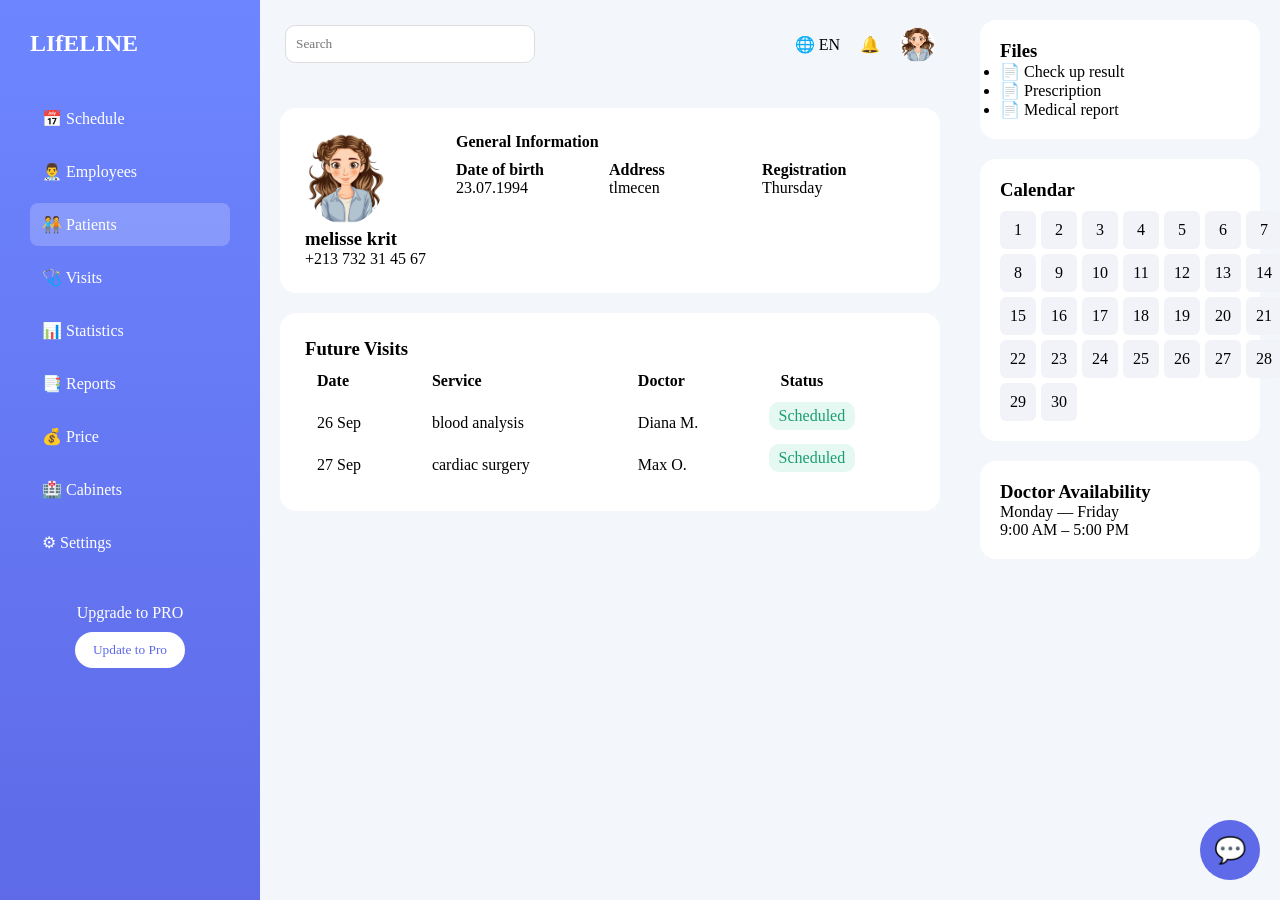
<file: itc.challenge/pages/dashboard.html>
<!DOCTYPE html>
<html lang="en">
<head>
    <meta charset="UTF-8">
    <meta name="viewport" content="width=device-width, initial-scale=1.0">
    <title>Clinic Dashboard</title>
    <link rel="stylesheet" href="..//css/dashboard.css">
    <link rel="icon" type="image/png" href="assests/logo.png.png">
</head>
<body>
    <div class="dashboard">
<!-- SIDEBAR -->
        <aside class="sidebar">
            <h2 class="logo">LIfELINE</h2>
            <ul class="menu">
                <li>📅 Schedule</li>
                <li>👨‍⚕️ Employees</li>
                <li class="active">🧑‍🤝‍🧑 Patients</li>
                <li>🩺 Visits</li>
                <li>📊 Statistics</li>
                <li>📑 Reports</li>
                <li>💰 Price</li>
                <li>🏥 Cabinets</li>
                <li>⚙ Settings</li>
            </ul> 
            <div class="upgrade">
                <p>Upgrade to PRO</p>
                <button>Update to Pro</button>
            </div>
        </aside>
        <main class="main">
            <header class="topbar">
                <input class="search" placeholder="Search">
                <div class="top-icons">
                    <span>🌐 EN</span>
                    <span>🔔</span>
                    <img src="..//assests/fille-souriante-aux-cheveux-tresses_1308-170677.avif">
                </div>
            </header>
            <section class="profile-card">
                <div class="profile-left">
                    <img src="..//assests/fille-souriante-aux-cheveux-tresses_1308-170677.avif">
                    <h3>melisse krit</h3>
                    <p>+213 732 31 45 67</p>
                </div>
                <div class="profile-info">
                    <h4>General Information</h4>
                    <div class="info-grid">
                        <p><b>Date of birth</b><br>23.07.1994</p> 
                        <p><b>Address</b><br>tlmecen</p>
                        <p><b>Registration</b><br>Thursday</p>
                    </div>
                </div>
            </section>
            <section class="appointments">
                <h3>Future Visits</h3>
                <table>
                    <tr>
                        <th>Date</th>
                        <th>Service</th> 
                        <th>Doctor</th>
                        <th>Status</th>
                    </tr>
                    <tr>
                        <td>26 Sep</td>
                        <td>blood analysis</td>
                        <td>Diana M.</td> 
                        <td class="status">Scheduled</td>
                    </tr>
                    <tr>
                        <td>27 Sep</td>
                        <td>cardiac surgery</td>
                        <td>Max O.</td>
                        <td class="status">Scheduled</td>
                    </tr>
                </table>
            </section>
        </main>
        <aside class="right">
            <div class="card">
                <h3>Files</h3>
                <ul>
                    <li>📄 Check up result</li>
                    <li>📄 Prescription</li>
                    <li>📄 Medical report</li>
                </ul>
            </div>
            <div class="card calendar">
                <h3>Calendar</h3>
                <div class="calendar-grid"></div>
            </div>
            <div class="card availability">
                <h3>Doctor Availability</h3>
                <p>Monday — Friday</p>
                <p>9:00 AM – 5:00 PM</p>
            </div>
        </aside>
    </div>
    <section class="chatbot">
            <span class="chat-icon">💬</span>
                <div class="chat-window">
                    <p class="chat-header">AI Assistant</p>
                    <div class="chat-body">             
                        <p>Hello 👋 How can I help?</p>
                    </div>
                    <input placeholder="Ask something...">
                </div>
    </section>
</body>
<script src="..//js/dashboard.js"></script>
</html>
</file>
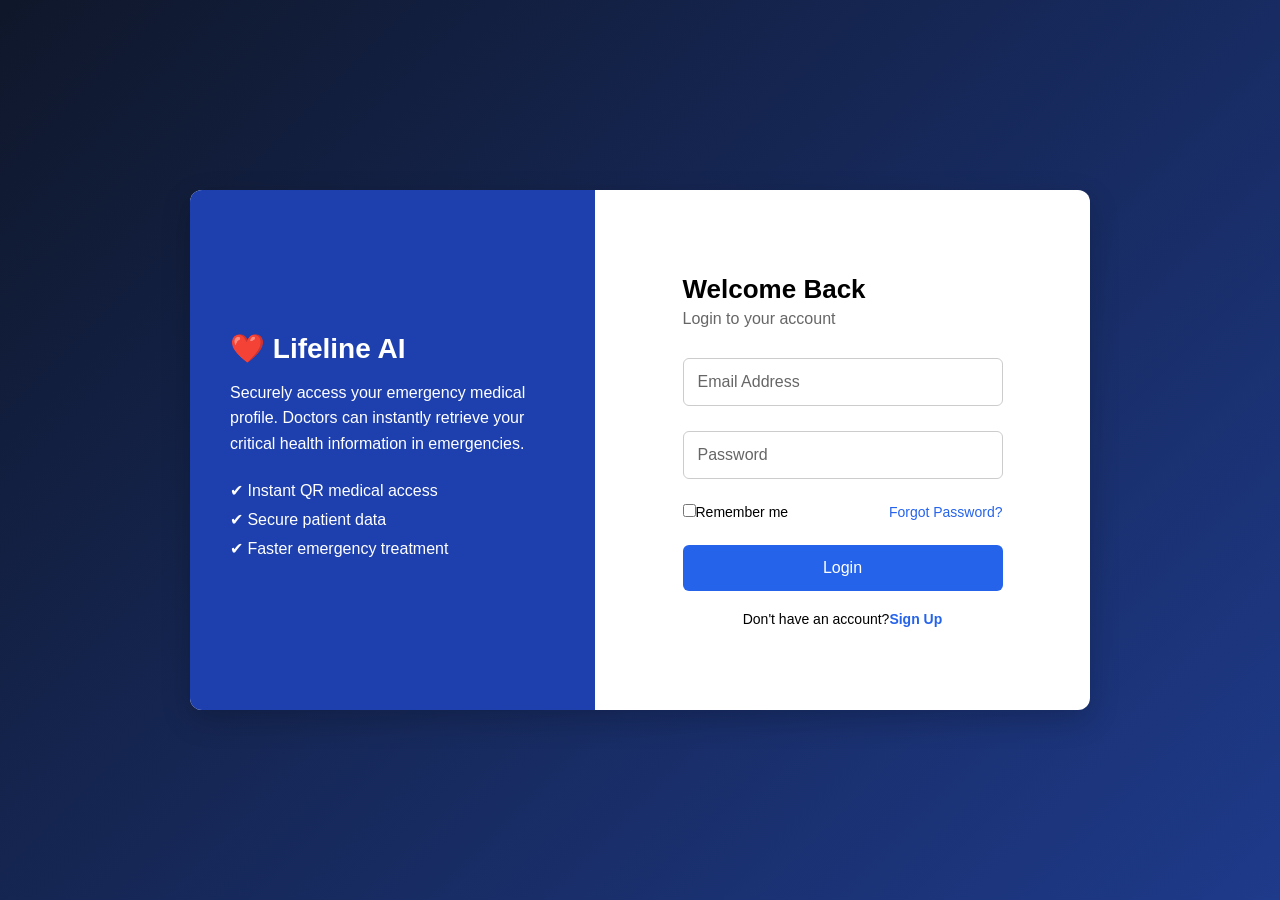
<file: itc.challenge/pages/login.html>
<!DOCTYPE html>
<html lang="en">
<head>
    <meta charset="UTF-8">
    <meta name="viewport" content="width=device-width, initial-scale=1.0">
    <title>Lifeline AI | Login</title>
    <link rel="stylesheet" href="../css/login.css">
    <link rel="icon" type="image/png" href="assests/logo.png.png">
</head>
<body>
    <div class="container">
<!-- LEFT SIDE -->
        <div class="left">
            <h1>❤️ Lifeline AI</h1>
            <p>Securely access your emergency medical profile.  Doctors can instantly retrieve your critical health information in emergencies.</p>
            <ul>
                <li>✔ Instant QR medical access</li>
                <li>✔ Secure patient data</li>
                <li>✔ Faster emergency treatment</li>
            </ul>
        </div>
<!-- RIGHT SIDE -->
        <div class="right">
            <form class="login-form">
                <h2>Welcome Back</h2>
                <p class="subtitle">Login to your account</p>
                <div class="input-group">
                    <input type="email" required>
                    <label>Email Address</label>
                </div>
                <div class="input-group">
                    <input type="password" required>
                    <label>Password</label>
                </div>
                <div class="options">
                    <label class="remember">
                    <input type="checkbox">Remember me</label><a href="#">Forgot Password?</a>
                </div>
                <button type="submit" class="login-btn">Login</button>
                <p class="signup-link">Don't have an account?<a href="signup.html">Sign Up</a></p>
            </form>
        </div>
    </div>
</body>
</html>
</file>
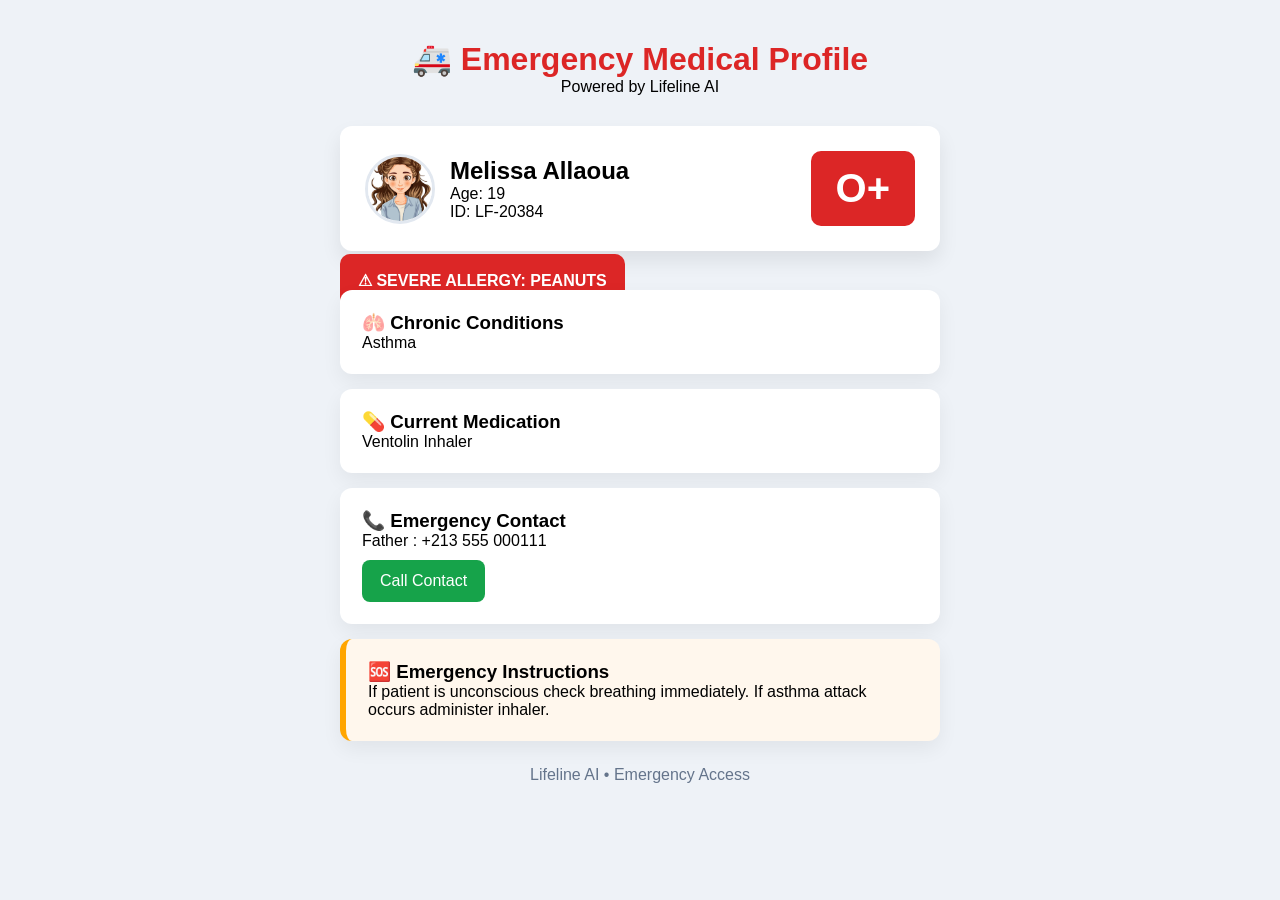
<file: itc.challenge/pages/profile.html>
<!DOCTYPE html>
<html lang="en">
<head>
    <meta charset="UTF-8">
    <meta name="viewport" content="width=device-width, initial-scale=1.0">
    <title>Emergency Medical Profile</title>
    <link rel="stylesheet" href="..//css/profile.css">
    <link rel="icon" type="image/png" href="assests/logo.png.png">
</head>
<body>
    <div class="container">
        <header class="header">
            <h1>🚑 Emergency Medical Profile</h1>
            <p>Powered by Lifeline AI</p>
        </header>
        <div class="patient-card">
            <div class="patient-info">
                <img src="..//assests/fille-souriante-aux-cheveux-tresses_1308-170677.avif" class="patient-photo">
                <div>
                    <h2>Melissa Allaoua</h2>
                    <p>Age: 19</p>
                    <p>ID: LF-20384</p>
                </div>
            </div>
            <span class="blood-type">O+</span>
        </div>
        <span class="alert">⚠ SEVERE ALLERGY: PEANUTS</span>
        <div class="card">
            <h3>🫁 Chronic Conditions</h3>
            <p>Asthma</p>
        </div>
        <div class="card">
            <h3>💊 Current Medication</h3>
            <p>Ventolin Inhaler</p>
        </div>
        <div class="card">
            <h3>📞 Emergency Contact</h3>
            <p>Father : <span id="phone">+213 555 000111</span></p>
            <button class="call-btn" id="callBtn">Call Contact</button>
        </div>
        <div class="card instructions">
            <h3>🆘 Emergency Instructions</h3>
            <p>If patient is unconscious check breathing immediately. If asthma attack occurs administer inhaler.</p>
        </div>
        <div class="footer">Lifeline AI • Emergency Access</div>
    </div>
</body>
<script src="..//js/profile.js"></script>
</html>
</file>
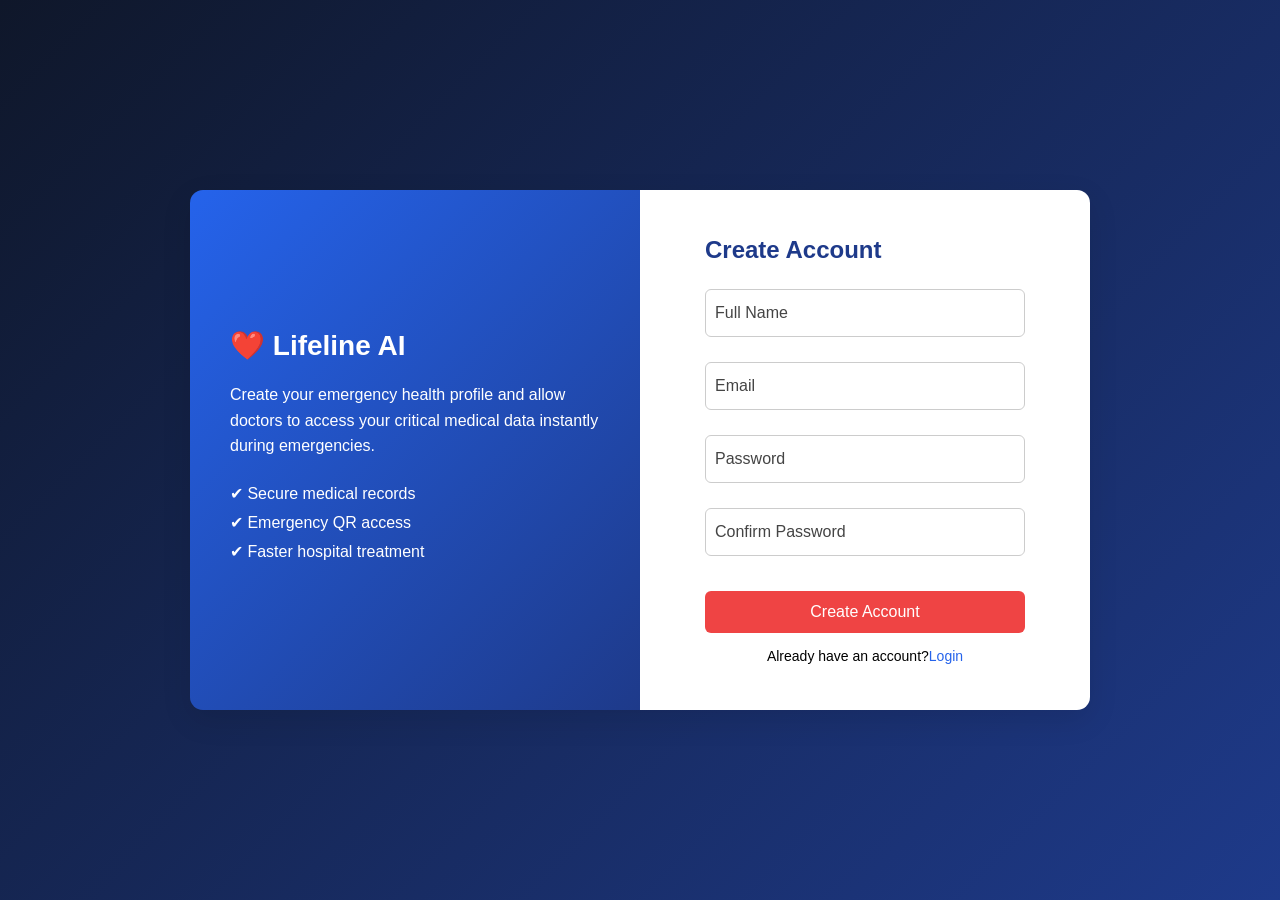
<file: itc.challenge/pages/signup.html>
<!DOCTYPE html>
<html lang="en">
<head>
    <meta charset="UTF-8">
    <meta name="viewport" content="width=device-width, initial-scale=1.0">
    <title>Lifeline AI | Sign Up</title>
    <link rel="stylesheet" href="../css/signup.css">
    <link rel="icon" type="image/png" href="assests/logo.png.png">
</head>
<body>
<div class="container">
<!-- LEFT SIDE -->
    <div class="left">
        <h1>❤️ Lifeline AI</h1>
        <p>Create your emergency health profile and allow doctors to access your critical medical data instantly during emergencies.</p>
        <ul>
            <li>✔ Secure medical records</li>
            <li>✔ Emergency QR access</li>
            <li>✔ Faster hospital treatment</li>
        </ul>
    </div>
<!-- RIGHT SIDE -->
    <div class="right">
        <form class="signup-form">
            <h2>Create Account</h2>
            <div class="input-group">
                <input type="text" placeholder="" required>
                <label>Full Name</label>
            </div>
            <div class="input-group">
                <input type="email" placeholder="" required>
                <label>Email</label>

            </div>
            <div class="input-group">
                <input type="password" placeholder="" required>
                <label>Password</label>
            </div>
            <div class="input-group">
                <input type="password" placeholder="" required>
                <label>Confirm Password</label>
            </div>
            <button class="signup-btn">Create Account</button>
            <p class="login-text">Already have an account?<a href="../pages/login.html">Login</a></p>
        </form>
    </div>
</div>
</body>
</html>
</file>
<file: itc.challenge/css/dashboard.css>
*{
    margin:0;
    padding:0;
    box-sizing:border-box;
    font-family:Segoe UI;
}
body{
    background:#f3f6fb;
}
.dashboard{
    display:grid;
    grid-template-columns:260px 1fr 320px;
    height:100vh;
}
.sidebar{
    background:linear-gradient(180deg,#6d86ff,#5e6ae7);
    color:white;
    padding:30px;
}
.logo{
    margin-bottom:40px;
}
.menu{
    list-style:none;
}
.menu li{
    padding:12px;
    border-radius:8px;
    margin-bottom:10px;
    cursor:pointer;
}
.menu li.active{
    background:rgba(255,255,255,0.2);
}
.upgrade{ 
    margin-top:40px;
    text-align:center;
}
.upgrade button{
    margin-top:10px;
    padding:10px 18px;
    border:none;
    border-radius:20px;
    background:white;
    color:#5e6ae7;
    cursor:pointer;
}
.topbar{
    display:flex;
    justify-content:space-between;
    align-items:center;
    padding:25px;
}
.search{
    width:250px;
    padding:10px;
    border-radius:10px;
    border:1px solid #ddd;
}
.top-icons{
    display:flex;
    gap:20px;
    align-items:center;
}
.top-icons img{
    width:35px;
    height:35px;
    border-radius:50%;
}
.profile-card{
    background:white;
    margin:20px;
    padding:25px;
    border-radius:16px;
    display:flex;
    gap:30px;
}
.profile-left img{
    width:80px;
    border-radius:50%;
}
.profile-info{
    flex:1;
}
.info-grid{
    display:grid;
    grid-template-columns:repeat(3,1fr);
    margin-top:10px;
}
.appointments{
    background:white;
    margin:20px;
    padding:25px;
    border-radius:16px;
}
table{
    width:100%;
    border-collapse:collapse;
}
th,td{
    padding:12px;
    text-align:left;
}
.status{
    background:#e5f8f1;
    color:#1a9e70;
    padding:5px 10px;
    border-radius:10px;
    display:inline-block;
}
.right{
    padding:20px;
    display:flex;
    flex-direction:column;
    gap:20px;
}
.card{
    background:white;
    padding:20px;
    border-radius:16px;
}
.calendar-grid{
    display:grid;
    grid-template-columns:repeat(7,1fr);
    gap:5px;
    margin-top:10px;
}
.calendar-grid div{
    padding:10px;
    background:#f1f3f8;
    text-align:center;
    border-radius:6px;
}
.chatbot{
    position:fixed;
    bottom:80px;
    right:80px;
}
.chat-icon{
    width:60px;
    height:60px;
    background:#5e6ae7;
    border-radius:50%;
    display:flex;
    align-items:center;
    justify-content:center;
    color:white;
    font-size:26px;
    cursor:pointer;
    position:fixed;
    z-index:999;
}
.chat-window{
    position:absolute;
    bottom:80px;
    right:0;
    width:260px;
    background:white;
    border-radius:16px;
    box-shadow:0 10px 30px rgba(0,0,0,0.2);
    display:none;
}
.chat-header{
    padding:15px;
    background:#5e6ae7;
    color:white;
    border-radius:16px 16px 0 0;
}
.chat-body{
    padding:15px;
    height:120px;
    overflow:auto;
}
.chat-window input{
    width:100%;
    padding:10px;
    border:none;
    border-top:1px solid #eee;
}
</file>
<file: itc.challenge/css/login.css>
*{
    margin:0;
    padding:0;
    box-sizing:border-box;
    font-family:Arial, Helvetica, sans-serif;
}
body{
    height:100vh;
    background:linear-gradient(135deg,#0f172a,#1e3a8a);
    display:flex;
    justify-content:center;
    align-items:center;
}
.container{
    width:900px;
    height:520px;
    background:white;
    display:flex;
    border-radius:12px;
    overflow:hidden;
    box-shadow:0 10px 30px rgba(0,0,0,0.2);
}
/* LEFT SIDE */
.left{
    width:45%;
    background:#1e40af;
    color:white;
    padding:50px 40px;
    display:flex;
    flex-direction:column;
    justify-content:center;
}
.left h1{
    font-size:28px;
    margin-bottom:15px;
}
.left p{
    margin-bottom:25px;
    line-height:1.6;
}
.left ul{
    list-style:none;
}
.left li{
    margin-bottom:10px;
}
/* RIGHT SIDE */
.right{
    width:55%;
    display:flex;
    justify-content:center;
    align-items:center;
    padding:40px;
}
.login-form{
    width:100%;
    max-width:320px;
}
.login-form h2{
    font-size:26px;
    margin-bottom:5px;
}
.subtitle{
    color:#666;
    margin-bottom:30px;
}
/* INPUT */
.input-group{
    position:relative;
    margin-bottom:25px;
}
.input-group input{
    width:100%;
    padding:14px 10px;
    font-size:16px;
    border:1px solid #ccc;
    border-radius:6px;
    outline:none;
}
.input-group label{
    position:absolute;
    left:10px;
    top:50%;
    transform:translateY(-50%);
    color:#666;
    pointer-events:none;
    transition:0.3s;
    background:white;
    padding:0 5px;
}
.input-group input:focus{
    border-color:#2563eb;
}
.input-group input:focus + label,
.input-group input:valid + label{
    top:-8px;
    font-size:13px;
    color:#2563eb;
}
/* OPTIONS */
.options{
    display:flex;
    justify-content:space-between;
    font-size:14px;
    margin-bottom:25px;
}
.options a{
    text-decoration:none;
    color:#2563eb;
}
/* BUTTON */
.login-btn{
    width:100%;
    padding:14px;
    background:#2563eb;
    border:none;
    border-radius:6px;
    color:white;
    font-size:16px;
    cursor:pointer;
    transition:0.3s;
}
.login-btn:hover{
    background:#1d4ed8;
}
/* SIGNUP LINK */
.signup-link{
    text-align:center;
    margin-top:20px;
    font-size:14px;
}
.signup-link a{
    color:#2563eb;
    text-decoration:none;
    font-weight:bold;
}
</file>
<file: itc.challenge/css/profile.css>
*{
    margin:0;
    padding:0;
    box-sizing:border-box;
}
body{
margin:0;
font-family:Arial;
background:#eef2f7;
display:flex;
justify-content:center;
padding:40px;
/* PAGE LOAD ANIMATION */
animation:fadeIn 0.8s ease;
}
@keyframes fadeIn{
from{
opacity:0;
transform:translateY(20px);
}
to{
opacity:1;
transform:translateY(0);
}
}
.container{
width:600px;
}
.header{
text-align:center;
margin-bottom:30px;
}
.header h1{
color:#dc2626;
}
.patient-info{
display:flex;
align-items:center;
gap:15px;
}
.patient-photo{
width:70px;
height:70px;
border-radius:50%;
object-fit:cover;
border:3px solid #e2e8f0;
}
.patient-card{
display:flex;
justify-content:space-between;
align-items:center;
background:white;
padding:25px;
border-radius:12px;
box-shadow:0 10px 20px rgba(0,0,0,0.08);
margin-bottom:20px;
/* HOVER ANIMATION */
transition:all 0.3s ease;
}
.patient-card:hover{
transform:translateY(-15px);
box-shadow:0 20px 40px rgba(0,0,0,0.12);
}
.blood-type{
font-size:40px;
font-weight:bold;
color:white;
background:#dc2626;
padding:15px 25px;
border-radius:10px;
animation:heartplus 2s infinite;
}
@keyframes heartplus{
0%{
transform:scale(1);
}
50%{
transform:scale(1.1);
}
100%{
transform:scale(1);
}
}
.alert{
background:#dc2626;
color:white;
padding:18px;
border-radius:10px;
text-align:center;
font-weight:bold;
margin-bottom:20px;
animation:alertpulse infinite;
}
@keyframes alertpluse{
0%{
box-shadow:0 0 0 0 rgba(220,38,38,0.6);
}
70%{
box-shadow:0 0 0 12px rgba(220,38,38,0);
}
100%{
box-shadow:0 0 0 0 rgba(220,38,38,0);
}
}
.card{
background:white;
padding:22px;
border-radius:12px;
margin-bottom:15px;
box-shadow:0 8px 20px rgba(0,0,0,0.06);
opacity:0;
transform:translateY(20px);
animation:cardAppear 0.6s ease forwards;
transition:all 0.3s ease;
}
.card:nth-child(1){animation-delay:0.2s}
.card:nth-child(2){animation-delay:0.35s}
.card:nth-child(3){animation-delay:0.5s}
.card:nth-child(4){animation-delay:0.65s}
.card:hover{
transform:translateY(-15px);
box-shadow:0 15px 30px rgba(0,0,0,0.1);
}
@keyframes cardAppear{
to{
opacity:1;
transform:translateY(0);
}
}
.call-btn{
margin-top:10px;
background:#16a34a;
color:white;
border:none;
padding:12px 18px;
border-radius:8px;
cursor:pointer;
font-size:16px;
transition:all 0.2s ease;
position:relative;
overflow:hidden;
}
.call-btn:hover{
background:#15803d;
transform: translateY(-10px)
}
.call-btn:active{
transform:scale(0.95);
}
.ripple{
position:absolute;
border-radius:50%;
background:rgba(255,255,255,0.6);
transform:scale(0);
animation:ripple 0.6s linear;
pointer-events:none;
}
@keyframes ripple{
to{
transform:scale(4);
opacity:0;
}
}
.instructions{
border-left:6px solid orange;
background:#fff7ed;
}
.footer{
text-align:center;
margin-top:25px;
color:#64748b;
}
</file>
<file: itc.challenge/css/signup.css>
*{
    margin:0;
    padding:0;
    box-sizing:border-box;
    font-family:Arial;
}
body{
    height:100vh;
    background:#f4f7fb;
    display:flex;
    align-items:center;
    justify-content:center;
    background:linear-gradient(135deg,#0f172a,#1e3a8a);
}
/* CONTAINER */
.container{
    width:900px;
    height:520px;
    display:flex;
    border-radius:13px;
    overflow:hidden;
    box-shadow:0 10px 30px rgba(0,0,0,0.1);
}
/* LEFT SIDE */
.left{
    flex:1;
    background:linear-gradient(135deg,#2563eb,#1e3a8a);
    color:white;
    padding:60px 40px;
    display:flex;
    flex-direction:column;
    justify-content:center;
}
.left h1{
    margin-bottom:20px;
    font-size:28px;
}
.left p{
    margin-bottom:25px;
    line-height:1.6;
}
.left ul{
    list-style:none;
}
.left li{
    margin-bottom:10px;
}
/* RIGHT SIDE */
.right{
    flex:1;
    background:white;
    display:flex;
    align-items:center;
    justify-content:center;
    padding:40px;
}
/* FORM */
.signup-form{
    width:100%;
    max-width:320px;
}
.signup-form h2{
    margin-bottom:25px;
    color:#1e3a8a;
}
/* INPUTS */
.input-group{
    margin-bottom: 25px;
    position: relative;
}
.input-group label{
    position: absolute;
    top: 50%;
    left: 10px;
    transform: translateY(-50%);
    font-size:16px;
    margin-bottom:5px;
    color:#444;
    pointer-events: none;
    transition: 0.3 ease;
}
.input-group input{
    width:100%;
    padding:14px 10px;
    font-size:16px;
    border:1px solid #ccc;
    border-radius:6px;
    outline:none;
}
.input-group input:focus{
    border-color:#2563eb;
}
.input-group input:focus + label, 
.input-group input:valid + label{
    top:-8px;
    font-size:13px;
    color:#2563eb;
}
/* BUTTON */
.signup-btn{
    width:100%;
    padding:12px;
    background:#ef4444;
    color:white;
    border:none;
    border-radius:6px;
    font-size:16px;
    cursor:pointer;
    margin-top:10px;
}
.signup-btn:hover{
    background:#dc2626;
}
/* LOGIN TEXT */
.login-text{
    margin-top:15px;
    font-size:14px;
    text-align:center;
}
.login-text a{
    color:#2563eb;
    text-decoration:none;
}
</file>
